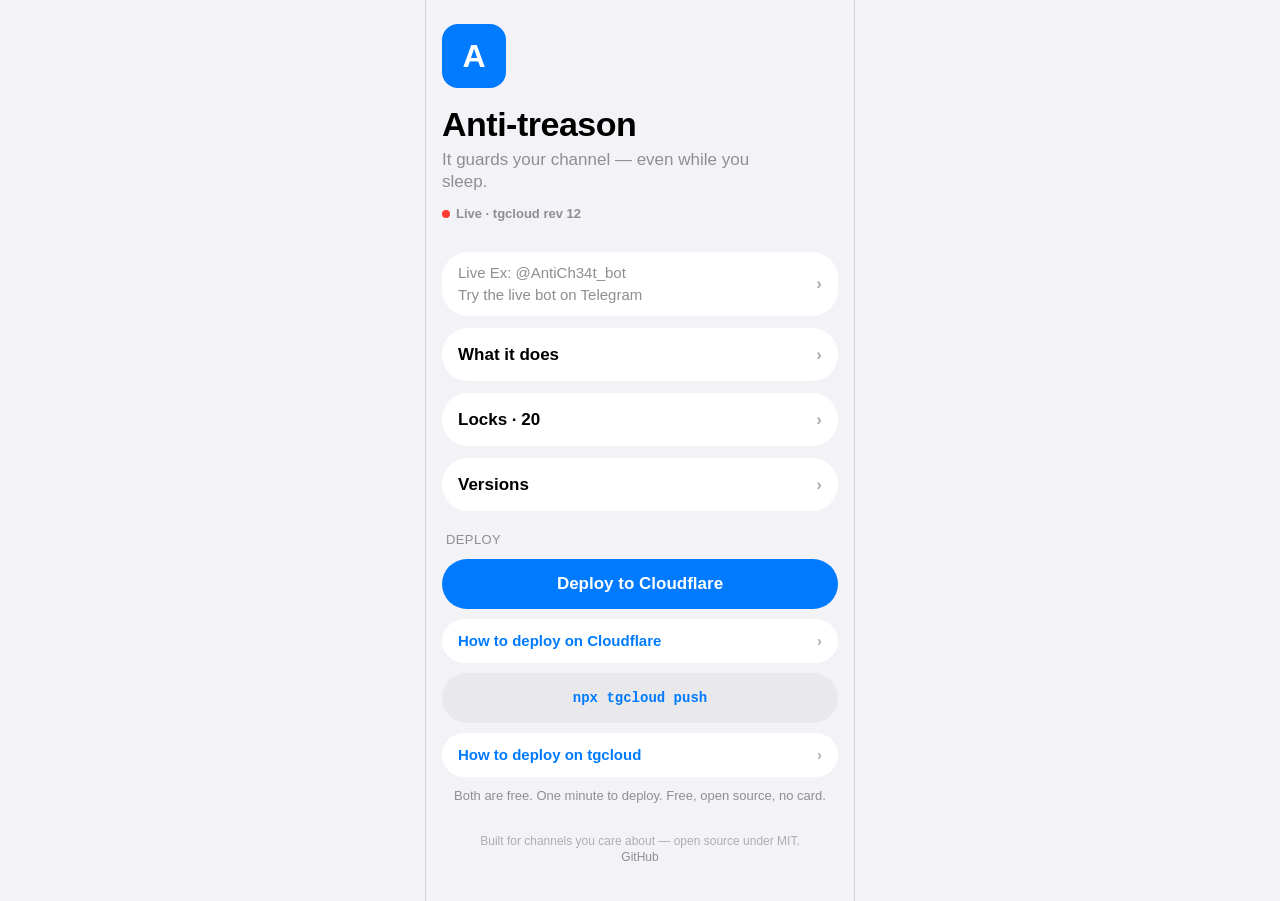
<file: docs/index.html>
<!doctype html>
<html lang="en">
<head>
<meta charset="utf-8">
<meta name="viewport" content="initial-scale=1, viewport-fit=cover, user-scalable=no">
<meta name="theme-color" content="#F2F2F7">
<meta name="description" content="Anti-treason — a Telegram bot that guards your channel. Live on tgcloud, rev 12. Free and open source.">
<title>Anti-treason — Telegram channel guard</title>
<link rel="icon" href="favicon.svg" type="image/svg+xml">
<style>
:root{
  --font:-apple-system,BlinkMacSystemFont,"SF Pro Text","Segoe UI",Roboto,sans-serif;
  --bg:#ffffff; --bg2:#F2F2F7; --bg3:#E9E9EB;
  --label:#000000; --label2:#8E8E93; --label3:#AEAEB2;
  --sep:rgba(60,60,67,.18);
  --tint:#007AFF; --danger:#FF3B30; --green:#34C759;
  --bubble:#E9E9EB;
  --card:#ffffff;
}
@media (prefers-color-scheme: dark){
  :root{
    --bg:#000000; --bg2:#1C1C1E; --bg3:#2C2C2E;
    --label:#ffffff; --label2:#98989D; --label3:#636366;
    --sep:rgba(235,235,245,.16);
    --tint:#0A84FF; --danger:#FF453A; --green:#30D158;
    --bubble:#26262A;
    --card:#1C1C1E;
  }
}
*{box-sizing:border-box}
html{-webkit-text-size-adjust:100%}
body{
  margin:0; background:var(--bg2); color:var(--label);
  font-family:var(--font); font-size:17px; line-height:22px;
  -webkit-tap-highlight-color:transparent;
}
/* one column, every screen — 430px, centred on desktop, full-bleed on a phone */
.app{
  max-width:430px; margin:0 auto; min-height:100dvh; background:var(--bg2);
  padding:calc(24px + env(safe-area-inset-top)) 16px calc(24px + env(safe-area-inset-bottom));
}
@media (min-width:460px){
  .app{ border-left:1px solid var(--sep); border-right:1px solid var(--sep); }
}
a{color:var(--tint); text-decoration:none}
:focus-visible{outline:2px solid var(--tint); outline-offset:2px; border-radius:8px}
@media (prefers-reduced-motion: reduce){
  *{animation:none !important; transition:none !important}
}

/* header */
.icon{
  width:64px; height:64px; border-radius:16px;
  background:var(--tint); color:#fff;
  display:grid; place-items:center;
  font-size:32px; font-weight:700;
}
h1{
  margin:16px 0 4px; font-size:34px; line-height:41px; font-weight:700; letter-spacing:-.5px;
}
.tagline{ margin:0; color:var(--label2); font-size:17px; line-height:22px; max-width:320px; }
.live{
  display:inline-flex; align-items:center; gap:6px;
  margin:12px 0 0; font-size:13px; line-height:18px; font-weight:600; color:var(--label2);
}
.live i{ width:8px; height:8px; border-radius:50%; background:var(--danger); }

/* the one example — opens in a new page, not here */
.example{
  display:flex; align-items:center; justify-content:space-between; gap:12px;
  margin:28px 0 0; min-height:53px; padding:10px 16px;
  background:var(--card); border-radius:26px;
  font-size:17px; line-height:22px; font-weight:600; color:var(--label);
}
.example:active{ background:var(--bg3); }
.example span{ color:var(--label2); font-size:15px; font-weight:400; display:block; }
.example .chev{ color:var(--label3); font-size:17px; font-weight:600; }

/* collapsible cards — everything folds away */
.card{
  margin:12px 0 0; background:var(--card); border-radius:26px; overflow:hidden;
}
.card > summary{
  list-style:none; cursor:pointer; min-height:53px;
  display:flex; align-items:center; justify-content:space-between; gap:12px;
  padding:12px 16px; font-size:17px; line-height:22px; font-weight:600;
}
.card > summary::-webkit-details-marker{ display:none; }
.card > summary:active{ background:var(--bg2); }
.card > summary .chev{ color:var(--label3); font-size:17px; transition:transform .2s ease; }
.card[open ] > summary .chev{ transform:rotate(90deg); }
.card .body{ padding:0 16px 16px; color:var(--label2); font-size:15px; line-height:20px; }
.card .body p{ margin:0 0 8px; }
.card .body p:last-child{ margin-bottom:0; }
.card .body b{ color:var(--label); font-weight:600; }
.card .body ol{ margin:0; padding-left:20px; }
.card .body ol li{ margin-bottom:6px; }
.card .body ol li:last-child{ margin-bottom:0; }
.card .body code{
  font-family:ui-monospace,Menlo,monospace; font-size:13px; direction:ltr;
  background:rgba(120,120,128,.16); border-radius:6px; padding:1px 6px;
}
.locks{
  display:grid; grid-template-columns:1fr 1fr; gap:0 16px;
  list-style:none; margin:0; padding:0;
}
.locks li{
  padding:7px 0; border-bottom:1px solid var(--sep);
  font-size:15px; line-height:20px; color:var(--label);
}
.locks li:nth-last-child(-n+2){ border-bottom:0; }
.kv{ display:grid; grid-template-columns:auto 1fr; gap:6px 16px; margin:0; font-size:15px; line-height:20px; }
.kv dt{ color:var(--label2); }
.kv dd{ margin:0; text-align:right; font-weight:600; color:var(--label); }
.kv dd .live{ color:var(--danger); }

/* deploy — both buttons, each with its own guide */
.deploy{ margin:20px 0 0; }
.deploy h2{
  margin:0 0 10px; padding:0 4px;
  font-size:13px; line-height:18px; font-weight:400; color:var(--label2);
  text-transform:uppercase; letter-spacing:.4px;
}
.btn{
  display:flex; align-items:center; justify-content:center; gap:8px;
  min-height:50px; border-radius:25px; width:100%;
  font-size:17px; font-weight:600; border:0; cursor:pointer;
}
.btn:active{ opacity:.7; }
.btn-blue{ background:var(--tint); color:#fff; margin-bottom:10px; }
.btn-gray{ background:var(--bg3); color:var(--tint); margin-bottom:10px; }
.btn-gray code{ font-family:ui-monospace,Menlo,monospace; font-size:14px; direction:ltr; }
.guide{
  margin:0 0 10px; background:var(--card); border-radius:26px; overflow:hidden;
}
.guide > summary{
  list-style:none; cursor:pointer; min-height:44px;
  display:flex; align-items:center; justify-content:space-between; gap:12px;
  padding:10px 16px; font-size:15px; line-height:20px; font-weight:600; color:var(--tint);
}
.guide > summary::-webkit-details-marker{ display:none; }
.guide > summary:active{ background:var(--bg2); }
.guide > summary .chev{ color:var(--label3); font-size:15px; transition:transform .2s ease; }
.guide[open ] > summary .chev{ transform:rotate(90deg); }
.guide .body{ padding:0 16px 14px; color:var(--label2); font-size:15px; line-height:20px; }
.guide .body ol{ margin:0; padding-left:20px; }
.guide .body ol li{ margin-bottom:6px; }
.guide .body ol li:last-child{ margin-bottom:0; }
.guide .body code{
  font-family:ui-monospace,Menlo,monospace; font-size:13px; direction:ltr;
  background:rgba(120,120,128,.16); border-radius:6px; padding:1px 6px;
}

/* footer */
.foot{
  margin:28px 0 0; text-align:center; color:var(--label3);
  font-size:12px; line-height:16px;
}
.foot a{ color:var(--label2); }
</style>
</head>
<body>
<div class="app">

  <header>
    <div class="icon">A</div>
    <h1>Anti-treason</h1>
    <p class="tagline">It guards your channel — even while you sleep.</p>
    <p class="live"><i></i>Live · tgcloud rev 12</p>
  </header>

  <a class="example" href="https://t.me/AntiCh34t_bot" target="_blank" rel="noopener">
    <span>Live Ex: @AntiCh34t_bot<span>Try the live bot on Telegram</span></span>
    <span class="chev">›</span>
  </a>

  <details class="card">
    <summary><span>What it does</span><span class="chev">›</span></summary>
    <div class="body">
      <p><b>Everything about the channel, in one panel.</b> See and change every channel's locks, mode and stats from the bot's DM. You never open the channel.</p>
      <p><b>The panel handles the rest.</b> Scoped admins, batch add, quick access, per-channel bot access, onboarding, one-tap presets, time-window locks, in-channel announcements, broadcast, delete recent, rich messages and update dedup.</p>
      <p><b>Two versions, one bot.</b> The same bot in two runtimes. The live version runs on tgcloud; the Cloudflare Worker is the backup. Run only one per token.</p>
    </div>
  </details>

  <details class="card">
    <summary><span>Locks · 20</span><span class="chev">›</span></summary>
    <div class="body">
      <p>Every post type has its own switch. Turn one on and that kind of post is gone the moment it appears.</p>
      <ul class="locks">
        <li>Master lock</li><li>Text edit</li><li>Media edit</li><li>Link edit</li>
        <li>Anonymous post</li><li>Send text</li><li>Send photo</li><li>Send video</li>
        <li>Send GIF</li><li>Send sticker</li><li>Send voice</li><li>Send video note</li>
        <li>Send audio</li><li>Send file</li><li>Send poll</li><li>Send contact</li>
        <li>Send location</li><li>Send dice</li><li>Forward</li><li>Send link</li>
      </ul>
    </div>
  </details>

  <details class="card">
    <summary><span>Versions</span><span class="chev">›</span></summary>
    <div class="body">
      <dl class="kv">
        <dt>tgcloud</dt><dd><span class="live">Live · rev 12</span></dd>
        <dt>Cloudflare</dt><dd>Backup · v5.2</dd>
        <dt>Data</dt><dd>SQL + KV / Cloudflare KV</dd>
        <dt>Tests</dt><dd>641/641 · Verified live</dd>
      </dl>
    </div>
  </details>

  <section class="deploy" aria-label="Deploy">
    <h2>Deploy</h2>
    <a class="btn btn-blue" href="https://deploy.workers.cloudflare.com/?url=https://github.com/Godde3s/anti-treason-source">Deploy to Cloudflare</a>
    <details class="guide">
      <summary><span>How to deploy on Cloudflare</span><span class="chev">›</span></summary>
      <div class="body">
        <ol>
          <li>Press <b>Deploy to Cloudflare</b> above.</li>
          <li>Set <code>BOT_TOKEN</code> and <code>OWNER_ID</code> as Secrets.</li>
          <li>Deploy, then open the setup link the worker shows to finish.</li>
        </ol>
      </div>
    </details>
    <a class="btn btn-gray" href="https://github.com/Godde3s/anti-treason-source/tree/main/tgcloud"><code>npx tgcloud push</code></a>
    <details class="guide">
      <summary><span>How to deploy on tgcloud</span><span class="chev">›</span></summary>
      <div class="body">
        <ol>
          <li>Clone the repo and open the <code>tgcloud</code> folder.</li>
          <li>Create a Serverless app and copy its CLI token.</li>
          <li>Run <code>npx tgcloud push</code> with the token set.</li>
          <li>The webhook syncs itself — the bot is live. This is the live version, rev 12.</li>
        </ol>
      </div>
    </details>
    <p style="margin:0; text-align:center; color:var(--label2); font-size:13px; line-height:18px;">Both are free. One minute to deploy. Free, open source, no card.</p>
  </section>

  <footer class="foot">
    <p>Built for channels you care about — open source under MIT.<br>
    <a href="https://github.com/Godde3s/anti-treason-bot">GitHub</a></p>
  </footer>

</div>
</body>
</html>
</file>
